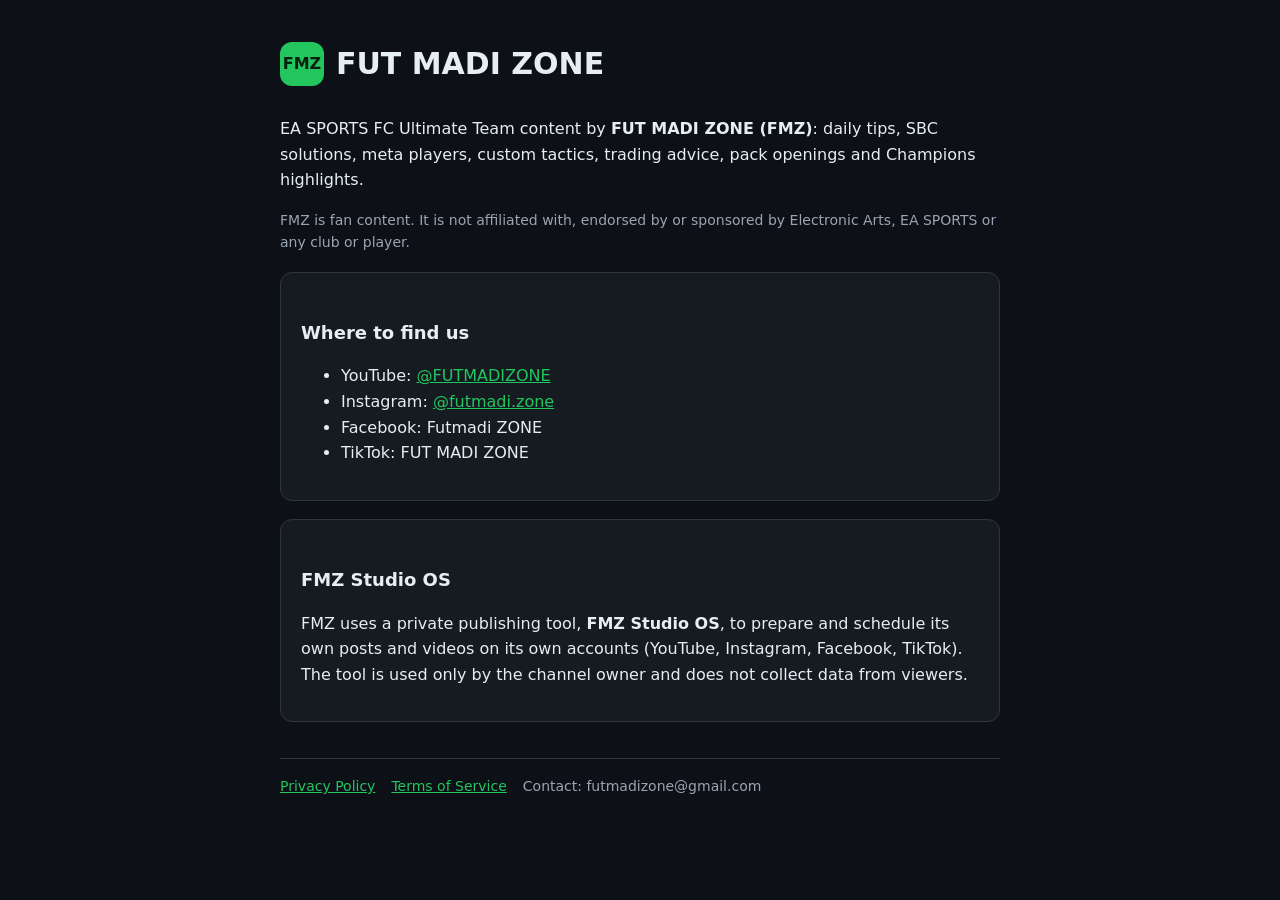
<file: index.html>
<!doctype html>
<html lang="en">
<head>
<meta charset="utf-8">
<meta name="viewport" content="width=device-width, initial-scale=1">
<title>FUT MADI ZONE</title>
<meta name="description" content="EA SPORTS FC Ultimate Team tips, SBC solutions and pack openings by FUT MADI ZONE (FMZ).">
<link rel="stylesheet" href="style.css">
</head>
<body>
<div class="wrap">
  <header><div class="logo">FMZ</div><h1>FUT MADI ZONE</h1></header>
  <p>EA SPORTS FC Ultimate Team content by <strong>FUT MADI ZONE (FMZ)</strong>: daily tips, SBC solutions, meta players, custom tactics, trading advice, pack openings and Champions highlights.</p>
  <p class="muted">FMZ is fan content. It is not affiliated with, endorsed by or sponsored by Electronic Arts, EA SPORTS or any club or player.</p>

  <div class="card">
    <h2>Where to find us</h2>
    <ul>
      <li>YouTube: <a href="https://www.youtube.com/@FUTMADIZONE">@FUTMADIZONE</a></li>
      <li>Instagram: <a href="https://www.instagram.com/futmadi.zone">@futmadi.zone</a></li>
      <li>Facebook: Futmadi ZONE</li>
      <li>TikTok: FUT MADI ZONE</li>
    </ul>
  </div>

  <div class="card">
    <h2>FMZ Studio OS</h2>
    <p>FMZ uses a private publishing tool, <strong>FMZ Studio OS</strong>, to prepare and schedule its own posts and videos on its own accounts (YouTube, Instagram, Facebook, TikTok). The tool is used only by the channel owner and does not collect data from viewers.</p>
  </div>

  <nav><a href="privacy.html">Privacy Policy</a><a href="terms.html">Terms of Service</a><span class="muted">Contact: futmadizone@gmail.com</span></nav>
</div>
</body>
</html>
</file>
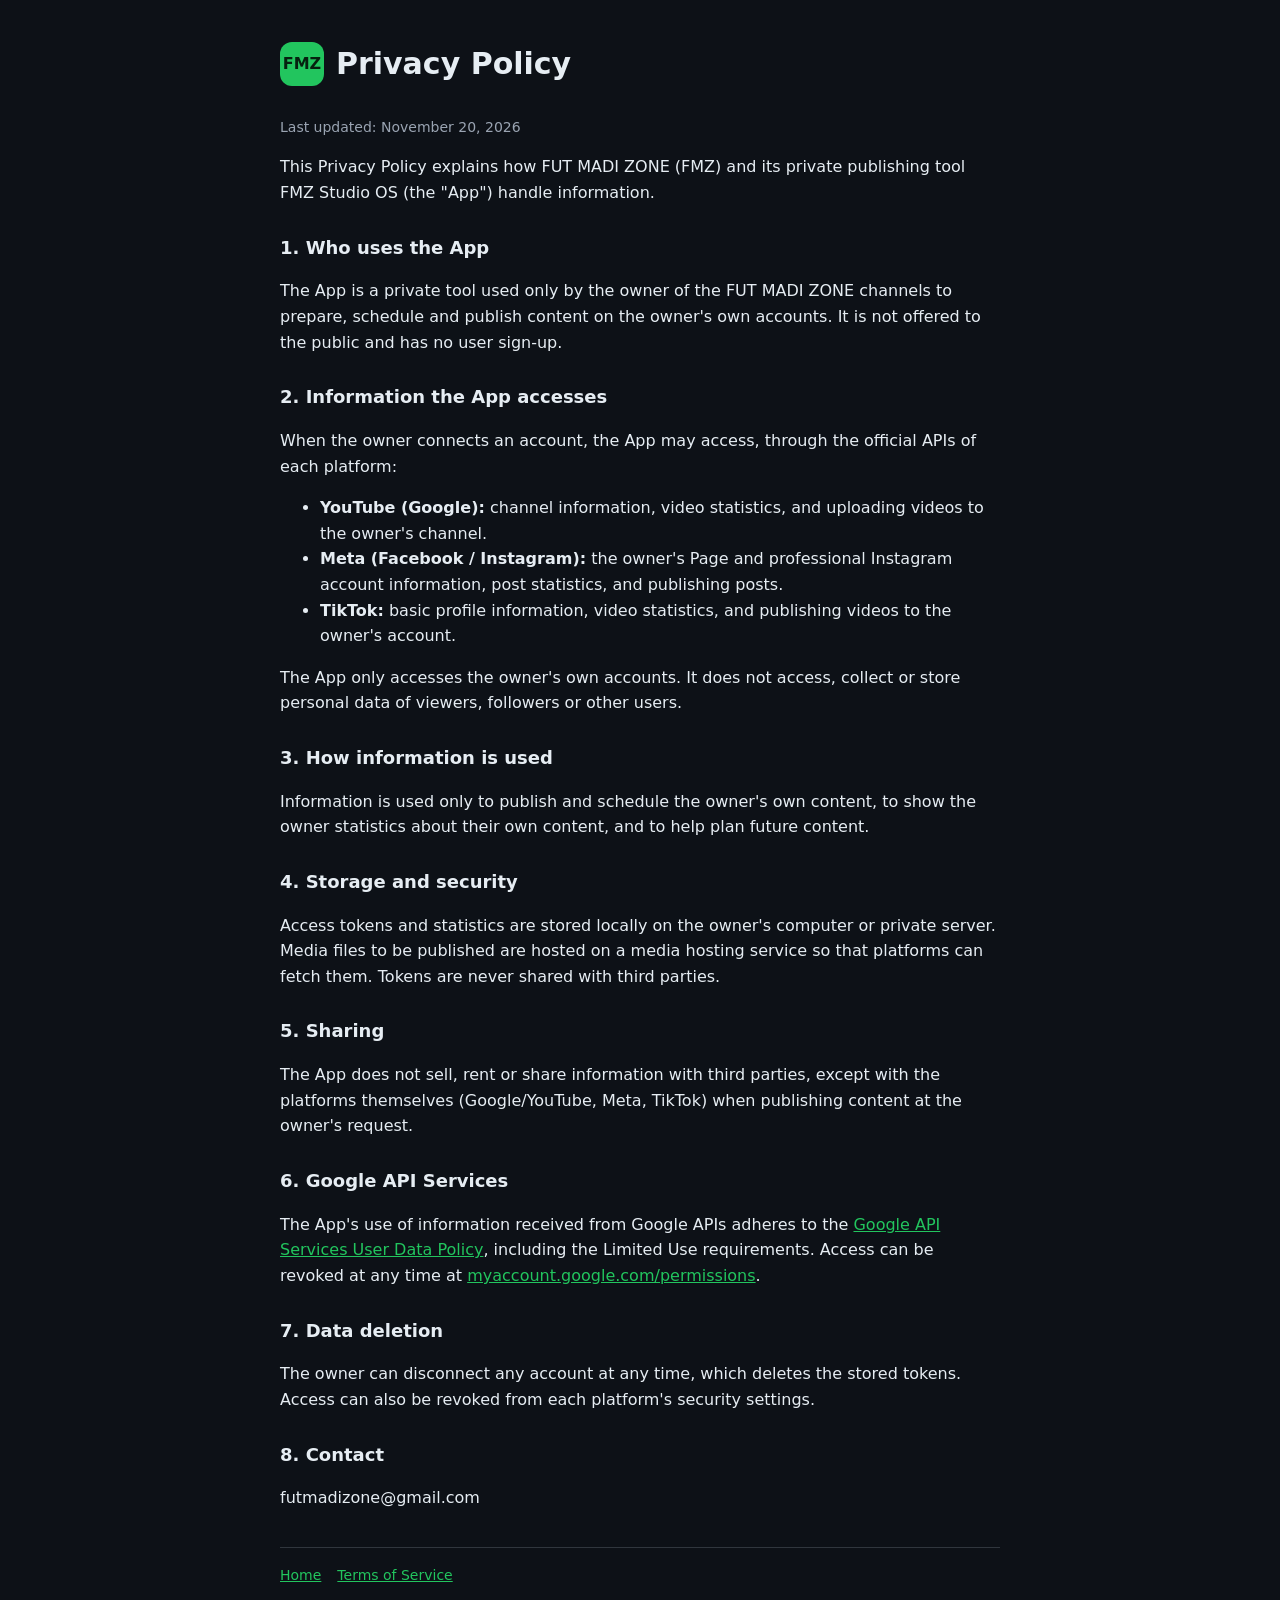
<file: privacy.html>
<!doctype html>
<html lang="en">
<head>
<meta charset="utf-8">
<meta name="viewport" content="width=device-width, initial-scale=1">
<title>Privacy Policy — FUT MADI ZONE</title>
<link rel="stylesheet" href="style.css">
</head>
<body>
<div class="wrap">
  <header><div class="logo">FMZ</div><h1>Privacy Policy</h1></header>
  <p class="muted">Last updated: November 20, 2026</p>
  <p>This Privacy Policy explains how FUT MADI ZONE (FMZ) and its private publishing tool FMZ Studio OS (the "App") handle information.</p>

  <h2>1. Who uses the App</h2>
  <p>The App is a private tool used only by the owner of the FUT MADI ZONE channels to prepare, schedule and publish content on the owner's own accounts. It is not offered to the public and has no user sign-up.</p>

  <h2>2. Information the App accesses</h2>
  <p>When the owner connects an account, the App may access, through the official APIs of each platform:</p>
  <ul>
    <li><strong>YouTube (Google):</strong> channel information, video statistics, and uploading videos to the owner's channel.</li>
    <li><strong>Meta (Facebook / Instagram):</strong> the owner's Page and professional Instagram account information, post statistics, and publishing posts.</li>
    <li><strong>TikTok:</strong> basic profile information, video statistics, and publishing videos to the owner's account.</li>
  </ul>
  <p>The App only accesses the owner's own accounts. It does not access, collect or store personal data of viewers, followers or other users.</p>

  <h2>3. How information is used</h2>
  <p>Information is used only to publish and schedule the owner's own content, to show the owner statistics about their own content, and to help plan future content.</p>

  <h2>4. Storage and security</h2>
  <p>Access tokens and statistics are stored locally on the owner's computer or private server. Media files to be published are hosted on a media hosting service so that platforms can fetch them. Tokens are never shared with third parties.</p>

  <h2>5. Sharing</h2>
  <p>The App does not sell, rent or share information with third parties, except with the platforms themselves (Google/YouTube, Meta, TikTok) when publishing content at the owner's request.</p>

  <h2>6. Google API Services</h2>
  <p>The App's use of information received from Google APIs adheres to the <a href="https://developers.google.com/terms/api-services-user-data-policy">Google API Services User Data Policy</a>, including the Limited Use requirements. Access can be revoked at any time at <a href="https://myaccount.google.com/permissions">myaccount.google.com/permissions</a>.</p>

  <h2>7. Data deletion</h2>
  <p>The owner can disconnect any account at any time, which deletes the stored tokens. Access can also be revoked from each platform's security settings.</p>

  <h2>8. Contact</h2>
  <p>futmadizone@gmail.com</p>

  <nav><a href="index.html">Home</a><a href="terms.html">Terms of Service</a></nav>
</div>
</body>
</html>
</file>
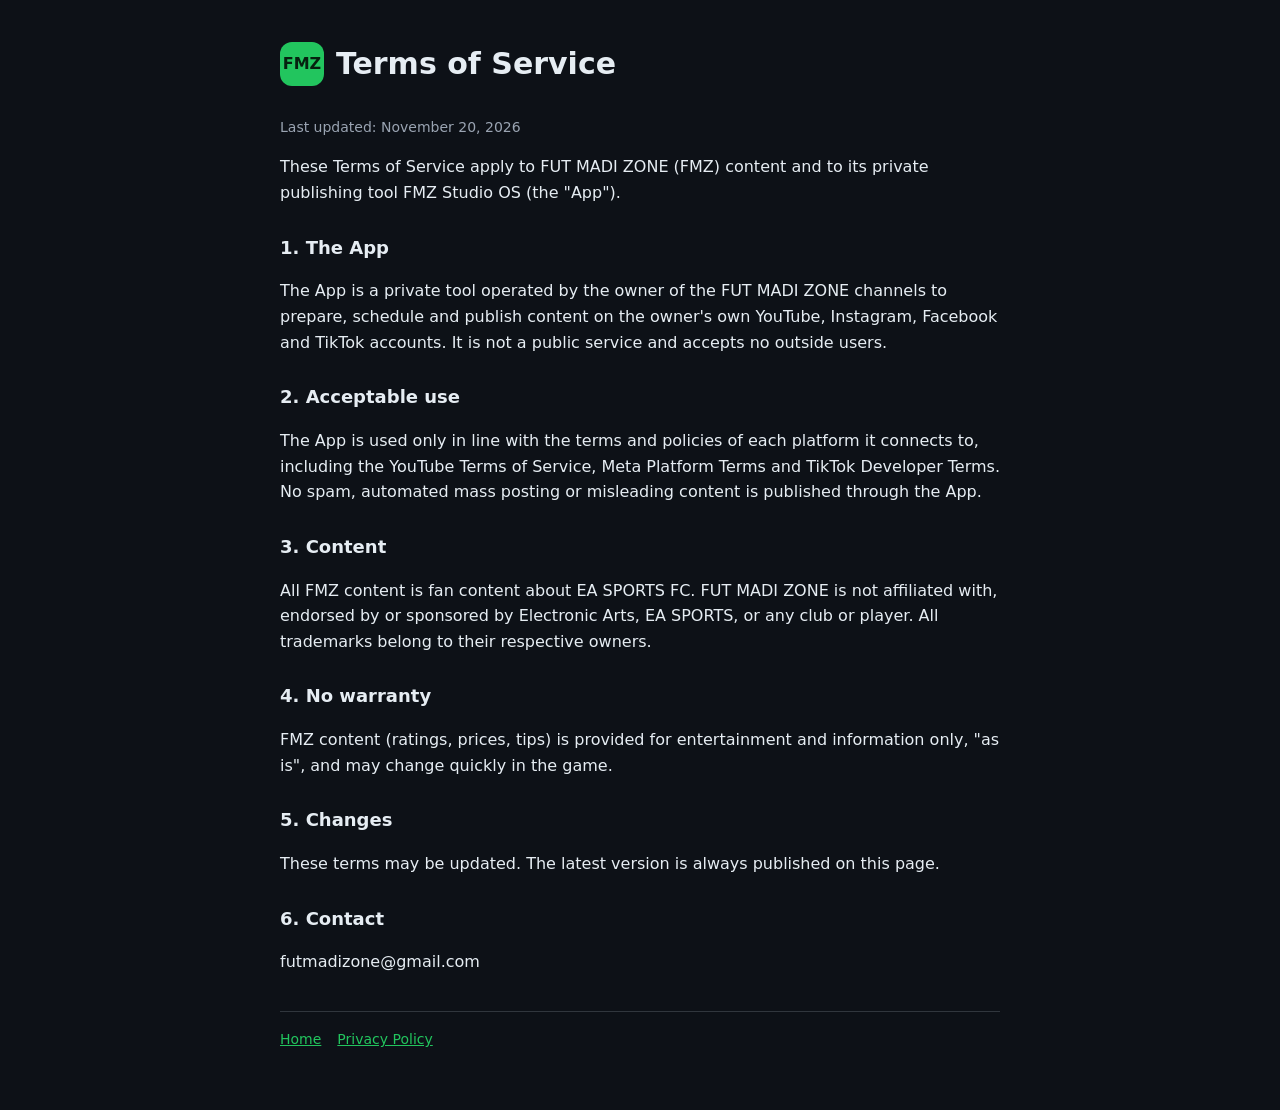
<file: terms.html>
<!doctype html>
<html lang="en">
<head>
<meta charset="utf-8">
<meta name="viewport" content="width=device-width, initial-scale=1">
<title>Terms of Service — FUT MADI ZONE</title>
<link rel="stylesheet" href="style.css">
</head>
<body>
<div class="wrap">
  <header><div class="logo">FMZ</div><h1>Terms of Service</h1></header>
  <p class="muted">Last updated: November 20, 2026</p>
  <p>These Terms of Service apply to FUT MADI ZONE (FMZ) content and to its private publishing tool FMZ Studio OS (the "App").</p>

  <h2>1. The App</h2>
  <p>The App is a private tool operated by the owner of the FUT MADI ZONE channels to prepare, schedule and publish content on the owner's own YouTube, Instagram, Facebook and TikTok accounts. It is not a public service and accepts no outside users.</p>

  <h2>2. Acceptable use</h2>
  <p>The App is used only in line with the terms and policies of each platform it connects to, including the YouTube Terms of Service, Meta Platform Terms and TikTok Developer Terms. No spam, automated mass posting or misleading content is published through the App.</p>

  <h2>3. Content</h2>
  <p>All FMZ content is fan content about EA SPORTS FC. FUT MADI ZONE is not affiliated with, endorsed by or sponsored by Electronic Arts, EA SPORTS, or any club or player. All trademarks belong to their respective owners.</p>

  <h2>4. No warranty</h2>
  <p>FMZ content (ratings, prices, tips) is provided for entertainment and information only, "as is", and may change quickly in the game.</p>

  <h2>5. Changes</h2>
  <p>These terms may be updated. The latest version is always published on this page.</p>

  <h2>6. Contact</h2>
  <p>futmadizone@gmail.com</p>

  <nav><a href="index.html">Home</a><a href="privacy.html">Privacy Policy</a></nav>
</div>
</body>
</html>
</file>
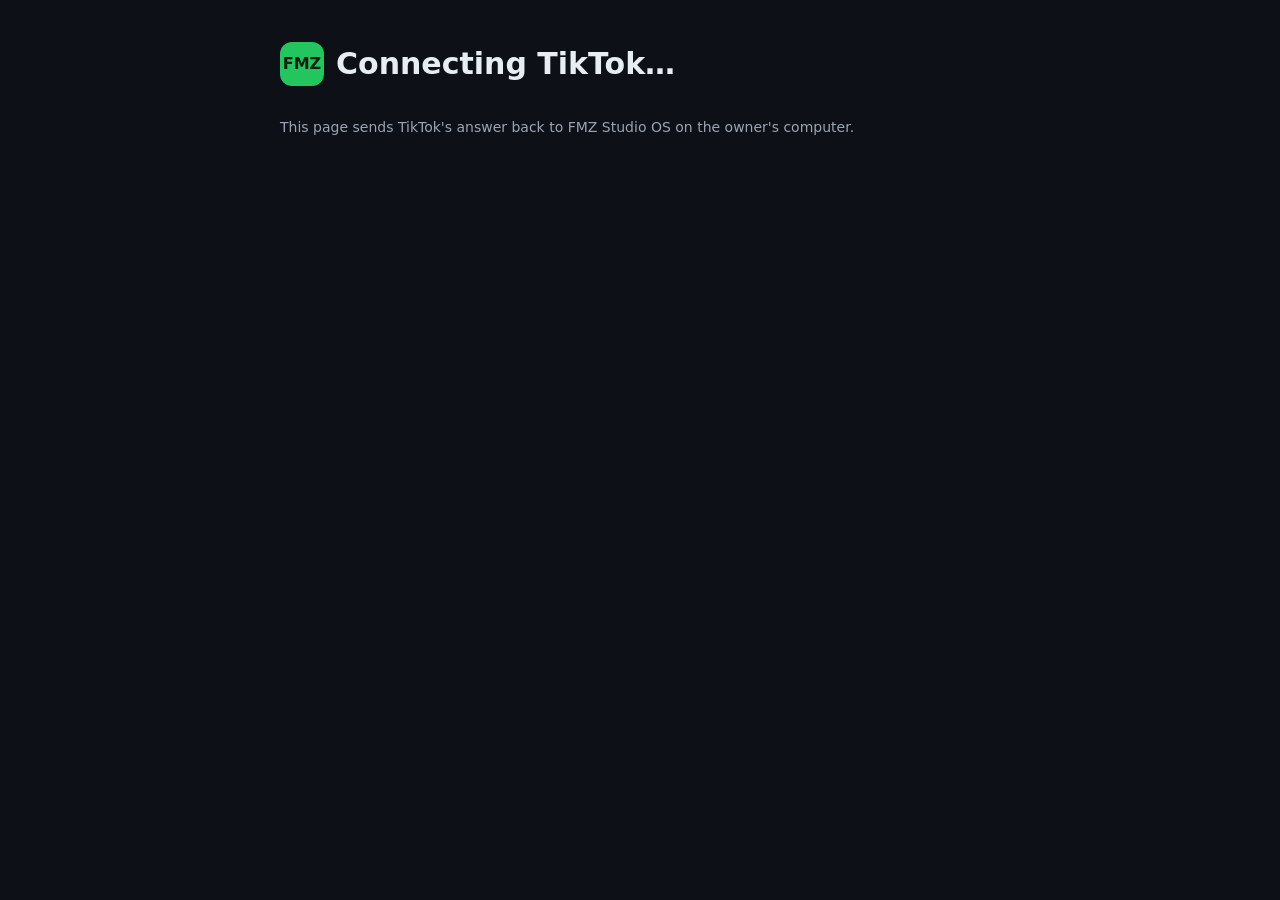
<file: tiktok-callback.html>
<!doctype html>
<html lang="en">
<head>
<meta charset="utf-8">
<meta name="viewport" content="width=device-width, initial-scale=1">
<meta name="referrer" content="no-referrer">
<title>FMZ Studio OS — TikTok</title>
<link rel="stylesheet" href="style.css">
</head>
<body>
<div class="wrap">
  <header><div class="logo">FMZ</div><h1>Connecting TikTok…</h1></header>
  <p class="muted">This page sends TikTok's answer back to FMZ Studio OS on the owner's computer.</p>
  <script>
    var q = location.search;
    if (q && /[?&](code|error)=/.test(q)) location.replace('http://localhost:4820/api/tiktok/callback' + q);
  </script>
</div>
</body>
</html>
</file>
<file: style.css>
:root{--bg:#0d1117;--panel:#161b22;--ink:#e6edf3;--muted:#9aa4b2;--accent:#22c55e;--line:#30363d}
*{box-sizing:border-box}
body{margin:0;font-family:system-ui,-apple-system,"Segoe UI",Roboto,sans-serif;background:var(--bg);color:var(--ink);line-height:1.6}
.wrap{max-width:760px;margin:0 auto;padding:40px 20px 60px}
header{display:flex;align-items:center;gap:12px;margin-bottom:28px}
.logo{width:44px;height:44px;border-radius:12px;background:var(--accent);color:#06210f;display:grid;place-items:center;font-weight:800}
h1{font-size:30px;margin:0}
h2{font-size:18px;margin:28px 0 6px}
p,li{color:var(--ink)}
.muted{color:var(--muted);font-size:14px}
a{color:var(--accent)}
nav{display:flex;gap:16px;flex-wrap:wrap;margin-top:36px;padding-top:16px;border-top:1px solid var(--line);font-size:14px}
.card{background:var(--panel);border:1px solid var(--line);border-radius:12px;padding:18px 20px;margin-top:18px}
</file>
